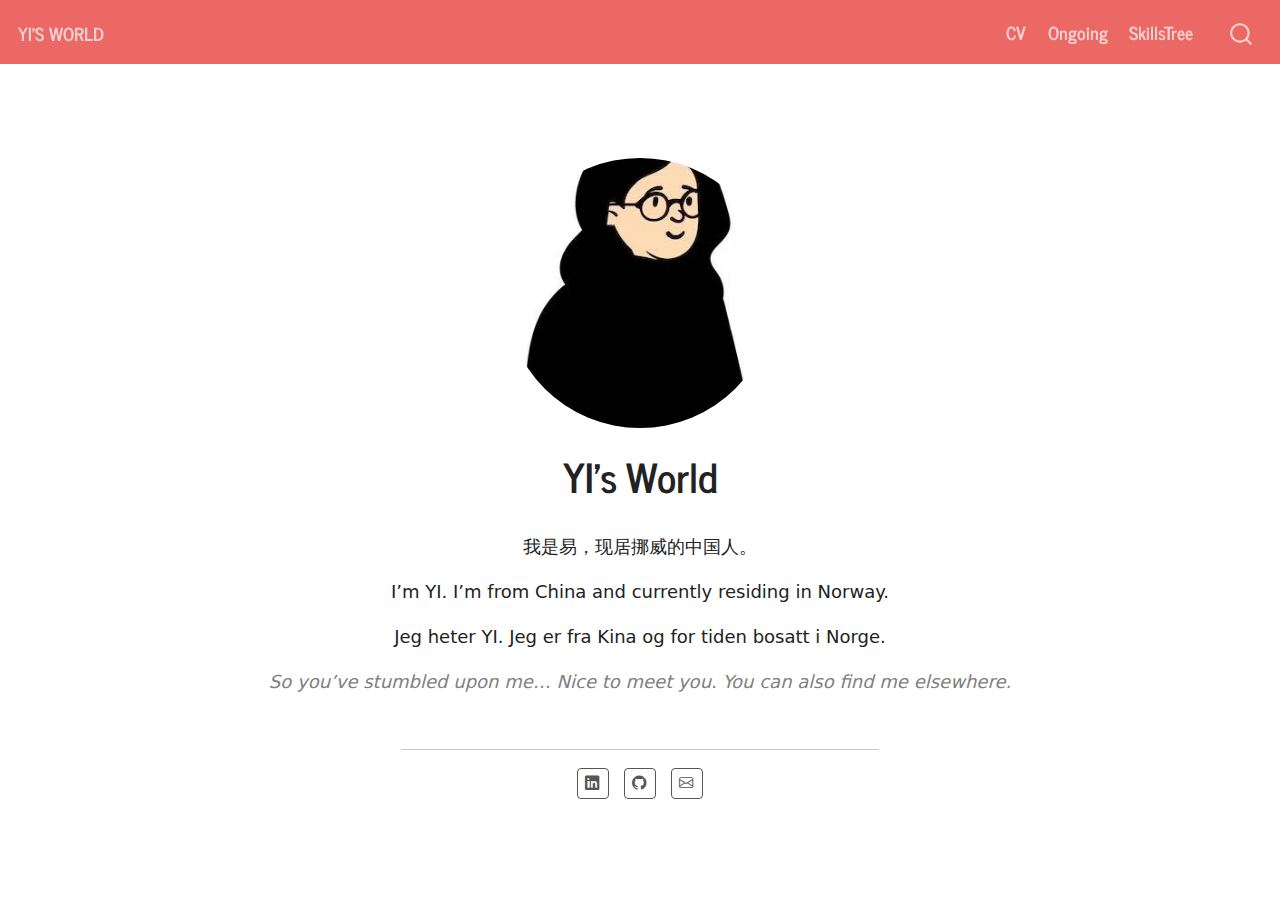
<file: docs/index.html>
<!DOCTYPE html>
<html xmlns="http://www.w3.org/1999/xhtml" lang="en" xml:lang="en"><head>

<meta charset="utf-8">
<meta name="generator" content="quarto-1.2.335">

<meta name="viewport" content="width=device-width, initial-scale=1.0, user-scalable=yes">


<title>Yi’s World - YI’s World</title>
<style>
code{white-space: pre-wrap;}
span.smallcaps{font-variant: small-caps;}
div.columns{display: flex; gap: min(4vw, 1.5em);}
div.column{flex: auto; overflow-x: auto;}
div.hanging-indent{margin-left: 1.5em; text-indent: -1.5em;}
ul.task-list{list-style: none;}
ul.task-list li input[type="checkbox"] {
  width: 0.8em;
  margin: 0 0.8em 0.2em -1.6em;
  vertical-align: middle;
}
</style>


<script src="site_libs/quarto-nav/quarto-nav.js"></script>
<script src="site_libs/quarto-nav/headroom.min.js"></script>
<script src="site_libs/clipboard/clipboard.min.js"></script>
<script src="site_libs/quarto-search/autocomplete.umd.js"></script>
<script src="site_libs/quarto-search/fuse.min.js"></script>
<script src="site_libs/quarto-search/quarto-search.js"></script>
<meta name="quarto:offset" content="./">
<script src="site_libs/quarto-html/quarto.js"></script>
<script src="site_libs/quarto-html/popper.min.js"></script>
<script src="site_libs/quarto-html/tippy.umd.min.js"></script>
<link href="site_libs/quarto-html/tippy.css" rel="stylesheet">
<link href="site_libs/quarto-html/quarto-syntax-highlighting.css" rel="stylesheet" id="quarto-text-highlighting-styles">
<script src="site_libs/bootstrap/bootstrap.min.js"></script>
<link href="site_libs/bootstrap/bootstrap-icons.css" rel="stylesheet">
<link href="site_libs/bootstrap/bootstrap.min.css" rel="stylesheet" id="quarto-bootstrap" data-mode="light">
<script id="quarto-search-options" type="application/json">{
  "location": "navbar",
  "copy-button": false,
  "collapse-after": 3,
  "panel-placement": "end",
  "type": "overlay",
  "limit": 20,
  "language": {
    "search-no-results-text": "No results",
    "search-matching-documents-text": "matching documents",
    "search-copy-link-title": "Copy link to search",
    "search-hide-matches-text": "Hide additional matches",
    "search-more-match-text": "more match in this document",
    "search-more-matches-text": "more matches in this document",
    "search-clear-button-title": "Clear",
    "search-detached-cancel-button-title": "Cancel",
    "search-submit-button-title": "Submit"
  }
}</script>


<link rel="stylesheet" href="styles.css">
</head>

<body class="nav-fixed fullcontent">

<div id="quarto-search-results"></div>
  <header id="quarto-header" class="headroom fixed-top">
    <nav class="navbar navbar-expand-lg navbar-dark ">
      <div class="navbar-container container-fluid">
      <div class="navbar-brand-container">
    <a class="navbar-brand" href="./index.html">
    <span class="navbar-title">Yi’s World</span>
    </a>
  </div>
          <button class="navbar-toggler" type="button" data-bs-toggle="collapse" data-bs-target="#navbarCollapse" aria-controls="navbarCollapse" aria-expanded="false" aria-label="Toggle navigation" onclick="if (window.quartoToggleHeadroom) { window.quartoToggleHeadroom(); }">
  <span class="navbar-toggler-icon"></span>
</button>
          <div class="collapse navbar-collapse" id="navbarCollapse">
            <ul class="navbar-nav navbar-nav-scroll ms-auto">
  <li class="nav-item">
    <a class="nav-link" href="./CV.html">
 <span class="menu-text">CV</span></a>
  </li>  
  <li class="nav-item">
    <a class="nav-link" href="./Working_On.html">
 <span class="menu-text">Ongoing</span></a>
  </li>  
  <li class="nav-item">
    <a class="nav-link" href="./SkillsTree.html">
 <span class="menu-text">SkillsTree</span></a>
  </li>  
</ul>
              <div id="quarto-search" class="" title="Search"></div>
          </div> <!-- /navcollapse -->
      </div> <!-- /container-fluid -->
    </nav>
</header>
<!-- content -->
<div id="quarto-content" class="quarto-container page-columns page-rows-contents page-layout-article page-navbar">
<!-- sidebar -->
<!-- margin-sidebar -->
    
<!-- main -->
<div class="quarto-about-jolla">
  <img src="Bust.jpg" class="about-image
  round " style="height: 15em; width: 15em;">
 <header id="title-block-header" class="quarto-title-block default">
<div class="quarto-title">
<h1 class="title">YI’s World</h1>
</div>
<div class="quarto-title-meta">
  </div>
</header><main class="content" id="quarto-document-content">
<p>我是易，现居挪威的中国人。</p>
<p>I’m YI. I’m from China and currently residing in Norway.</p>
<p>Jeg heter YI. Jeg er fra Kina og for tiden bosatt i Norge.</p>
<p><font color="gray"><em>So you’ve stumbled upon me… Nice to meet you. You can also find me elsewhere.</em></font></p>


</main> 
  <hr class="about-sep">
   <div class="about-links">
  <a href="https://www.linkedin.com/in/wendiyi" class="about-link">
    <i class="bi bi-linkedin"></i>
     <span class="about-link-text"></span>
  </a>
  <a href="https://github.com/windyyih" class="about-link">
    <i class="bi bi-github"></i>
     <span class="about-link-text"></span>
  </a>
  <a href="mailto:windyyih@outlook.com" class="about-link">
    <i class="bi bi-envelope"></i>
     <span class="about-link-text"></span>
  </a>
</div>
</div>
 <!-- /main -->
<script id="quarto-html-after-body" type="application/javascript">
window.document.addEventListener("DOMContentLoaded", function (event) {
  const toggleBodyColorMode = (bsSheetEl) => {
    const mode = bsSheetEl.getAttribute("data-mode");
    const bodyEl = window.document.querySelector("body");
    if (mode === "dark") {
      bodyEl.classList.add("quarto-dark");
      bodyEl.classList.remove("quarto-light");
    } else {
      bodyEl.classList.add("quarto-light");
      bodyEl.classList.remove("quarto-dark");
    }
  }
  const toggleBodyColorPrimary = () => {
    const bsSheetEl = window.document.querySelector("link#quarto-bootstrap");
    if (bsSheetEl) {
      toggleBodyColorMode(bsSheetEl);
    }
  }
  toggleBodyColorPrimary();  
  const clipboard = new window.ClipboardJS('.code-copy-button', {
    target: function(trigger) {
      return trigger.previousElementSibling;
    }
  });
  clipboard.on('success', function(e) {
    // button target
    const button = e.trigger;
    // don't keep focus
    button.blur();
    // flash "checked"
    button.classList.add('code-copy-button-checked');
    var currentTitle = button.getAttribute("title");
    button.setAttribute("title", "Copied!");
    let tooltip;
    if (window.bootstrap) {
      button.setAttribute("data-bs-toggle", "tooltip");
      button.setAttribute("data-bs-placement", "left");
      button.setAttribute("data-bs-title", "Copied!");
      tooltip = new bootstrap.Tooltip(button, 
        { trigger: "manual", 
          customClass: "code-copy-button-tooltip",
          offset: [0, -8]});
      tooltip.show();    
    }
    setTimeout(function() {
      if (tooltip) {
        tooltip.hide();
        button.removeAttribute("data-bs-title");
        button.removeAttribute("data-bs-toggle");
        button.removeAttribute("data-bs-placement");
      }
      button.setAttribute("title", currentTitle);
      button.classList.remove('code-copy-button-checked');
    }, 1000);
    // clear code selection
    e.clearSelection();
  });
  function tippyHover(el, contentFn) {
    const config = {
      allowHTML: true,
      content: contentFn,
      maxWidth: 500,
      delay: 100,
      arrow: false,
      appendTo: function(el) {
          return el.parentElement;
      },
      interactive: true,
      interactiveBorder: 10,
      theme: 'quarto',
      placement: 'bottom-start'
    };
    window.tippy(el, config); 
  }
  const noterefs = window.document.querySelectorAll('a[role="doc-noteref"]');
  for (var i=0; i<noterefs.length; i++) {
    const ref = noterefs[i];
    tippyHover(ref, function() {
      // use id or data attribute instead here
      let href = ref.getAttribute('data-footnote-href') || ref.getAttribute('href');
      try { href = new URL(href).hash; } catch {}
      const id = href.replace(/^#\/?/, "");
      const note = window.document.getElementById(id);
      return note.innerHTML;
    });
  }
  const findCites = (el) => {
    const parentEl = el.parentElement;
    if (parentEl) {
      const cites = parentEl.dataset.cites;
      if (cites) {
        return {
          el,
          cites: cites.split(' ')
        };
      } else {
        return findCites(el.parentElement)
      }
    } else {
      return undefined;
    }
  };
  var bibliorefs = window.document.querySelectorAll('a[role="doc-biblioref"]');
  for (var i=0; i<bibliorefs.length; i++) {
    const ref = bibliorefs[i];
    const citeInfo = findCites(ref);
    if (citeInfo) {
      tippyHover(citeInfo.el, function() {
        var popup = window.document.createElement('div');
        citeInfo.cites.forEach(function(cite) {
          var citeDiv = window.document.createElement('div');
          citeDiv.classList.add('hanging-indent');
          citeDiv.classList.add('csl-entry');
          var biblioDiv = window.document.getElementById('ref-' + cite);
          if (biblioDiv) {
            citeDiv.innerHTML = biblioDiv.innerHTML;
          }
          popup.appendChild(citeDiv);
        });
        return popup.innerHTML;
      });
    }
  }
});
</script>
</div> <!-- /content -->



</body></html>
</file>
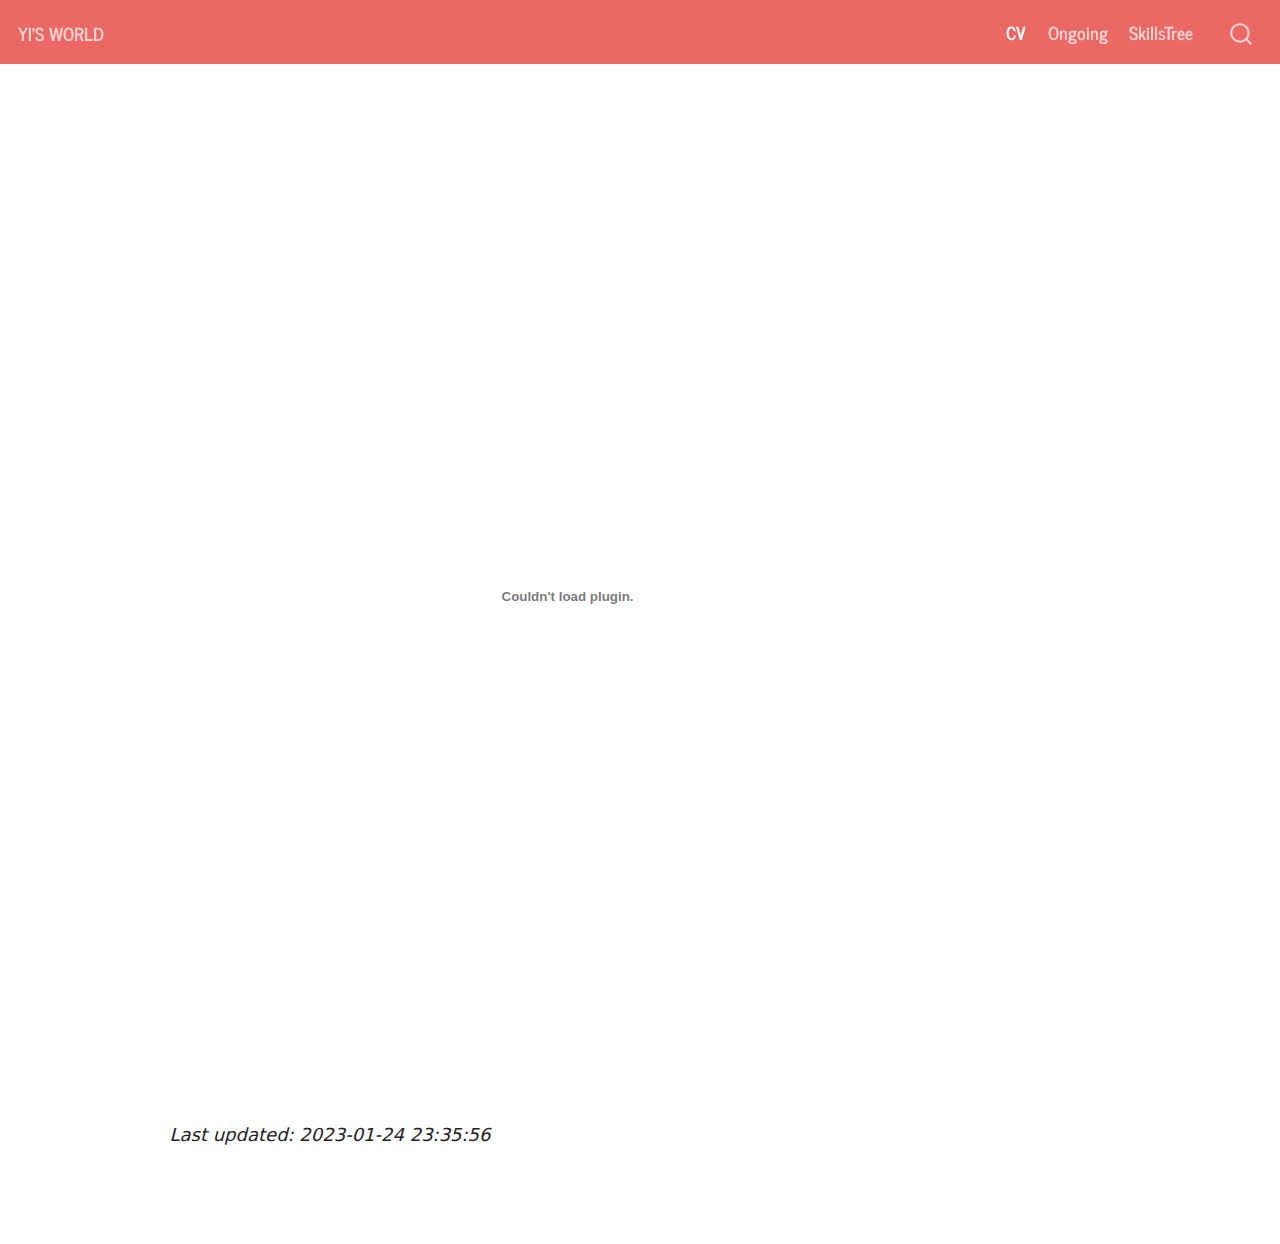
<file: docs/CV.html>
<!DOCTYPE html>
<html xmlns="http://www.w3.org/1999/xhtml" lang="en" xml:lang="en"><head>

<meta charset="utf-8">
<meta name="generator" content="quarto-1.2.335">

<meta name="viewport" content="width=device-width, initial-scale=1.0, user-scalable=yes">


<title>Yi’s World -</title>
<style>
code{white-space: pre-wrap;}
span.smallcaps{font-variant: small-caps;}
div.columns{display: flex; gap: min(4vw, 1.5em);}
div.column{flex: auto; overflow-x: auto;}
div.hanging-indent{margin-left: 1.5em; text-indent: -1.5em;}
ul.task-list{list-style: none;}
ul.task-list li input[type="checkbox"] {
  width: 0.8em;
  margin: 0 0.8em 0.2em -1.6em;
  vertical-align: middle;
}
</style>


<script src="site_libs/quarto-nav/quarto-nav.js"></script>
<script src="site_libs/quarto-nav/headroom.min.js"></script>
<script src="site_libs/clipboard/clipboard.min.js"></script>
<script src="site_libs/quarto-search/autocomplete.umd.js"></script>
<script src="site_libs/quarto-search/fuse.min.js"></script>
<script src="site_libs/quarto-search/quarto-search.js"></script>
<meta name="quarto:offset" content="./">
<script src="site_libs/quarto-html/quarto.js"></script>
<script src="site_libs/quarto-html/popper.min.js"></script>
<script src="site_libs/quarto-html/tippy.umd.min.js"></script>
<script src="site_libs/quarto-html/anchor.min.js"></script>
<link href="site_libs/quarto-html/tippy.css" rel="stylesheet">
<link href="site_libs/quarto-html/quarto-syntax-highlighting.css" rel="stylesheet" id="quarto-text-highlighting-styles">
<script src="site_libs/bootstrap/bootstrap.min.js"></script>
<link href="site_libs/bootstrap/bootstrap-icons.css" rel="stylesheet">
<link href="site_libs/bootstrap/bootstrap.min.css" rel="stylesheet" id="quarto-bootstrap" data-mode="light">
<script id="quarto-search-options" type="application/json">{
  "location": "navbar",
  "copy-button": false,
  "collapse-after": 3,
  "panel-placement": "end",
  "type": "overlay",
  "limit": 20,
  "language": {
    "search-no-results-text": "No results",
    "search-matching-documents-text": "matching documents",
    "search-copy-link-title": "Copy link to search",
    "search-hide-matches-text": "Hide additional matches",
    "search-more-match-text": "more match in this document",
    "search-more-matches-text": "more matches in this document",
    "search-clear-button-title": "Clear",
    "search-detached-cancel-button-title": "Cancel",
    "search-submit-button-title": "Submit"
  }
}</script>


<link rel="stylesheet" href="styles.css">
</head>

<body class="nav-fixed">

<div id="quarto-search-results"></div>
  <header id="quarto-header" class="headroom fixed-top">
    <nav class="navbar navbar-expand-lg navbar-dark ">
      <div class="navbar-container container-fluid">
      <div class="navbar-brand-container">
    <a class="navbar-brand" href="./index.html">
    <span class="navbar-title">Yi’s World</span>
    </a>
  </div>
          <button class="navbar-toggler" type="button" data-bs-toggle="collapse" data-bs-target="#navbarCollapse" aria-controls="navbarCollapse" aria-expanded="false" aria-label="Toggle navigation" onclick="if (window.quartoToggleHeadroom) { window.quartoToggleHeadroom(); }">
  <span class="navbar-toggler-icon"></span>
</button>
          <div class="collapse navbar-collapse" id="navbarCollapse">
            <ul class="navbar-nav navbar-nav-scroll ms-auto">
  <li class="nav-item">
    <a class="nav-link active" href="./CV.html" aria-current="page">
 <span class="menu-text">CV</span></a>
  </li>  
  <li class="nav-item">
    <a class="nav-link" href="./Working_On.html">
 <span class="menu-text">Ongoing</span></a>
  </li>  
  <li class="nav-item">
    <a class="nav-link" href="./SkillsTree.html">
 <span class="menu-text">SkillsTree</span></a>
  </li>  
</ul>
              <div id="quarto-search" class="" title="Search"></div>
          </div> <!-- /navcollapse -->
      </div> <!-- /container-fluid -->
    </nav>
</header>
<!-- content -->
<div id="quarto-content" class="quarto-container page-columns page-rows-contents page-layout-article page-navbar">
<!-- sidebar -->
<!-- margin-sidebar -->
    <div id="quarto-margin-sidebar" class="sidebar margin-sidebar">
        
    </div>
<!-- main -->
<main class="content" id="quarto-document-content">



<div class="cell">
<div class="cell-output-display">
<p><embed src="CV_Version_main.pdf" style="width:100.0%" height="1000"></p>
</div>
</div>
<div class="cell">

</div>
<p><em>Last updated: 2023-01-24 23:35:56</em></p>



</main> <!-- /main -->
<script id="quarto-html-after-body" type="application/javascript">
window.document.addEventListener("DOMContentLoaded", function (event) {
  const toggleBodyColorMode = (bsSheetEl) => {
    const mode = bsSheetEl.getAttribute("data-mode");
    const bodyEl = window.document.querySelector("body");
    if (mode === "dark") {
      bodyEl.classList.add("quarto-dark");
      bodyEl.classList.remove("quarto-light");
    } else {
      bodyEl.classList.add("quarto-light");
      bodyEl.classList.remove("quarto-dark");
    }
  }
  const toggleBodyColorPrimary = () => {
    const bsSheetEl = window.document.querySelector("link#quarto-bootstrap");
    if (bsSheetEl) {
      toggleBodyColorMode(bsSheetEl);
    }
  }
  toggleBodyColorPrimary();  
  const icon = "";
  const anchorJS = new window.AnchorJS();
  anchorJS.options = {
    placement: 'right',
    icon: icon
  };
  anchorJS.add('.anchored');
  const clipboard = new window.ClipboardJS('.code-copy-button', {
    target: function(trigger) {
      return trigger.previousElementSibling;
    }
  });
  clipboard.on('success', function(e) {
    // button target
    const button = e.trigger;
    // don't keep focus
    button.blur();
    // flash "checked"
    button.classList.add('code-copy-button-checked');
    var currentTitle = button.getAttribute("title");
    button.setAttribute("title", "Copied!");
    let tooltip;
    if (window.bootstrap) {
      button.setAttribute("data-bs-toggle", "tooltip");
      button.setAttribute("data-bs-placement", "left");
      button.setAttribute("data-bs-title", "Copied!");
      tooltip = new bootstrap.Tooltip(button, 
        { trigger: "manual", 
          customClass: "code-copy-button-tooltip",
          offset: [0, -8]});
      tooltip.show();    
    }
    setTimeout(function() {
      if (tooltip) {
        tooltip.hide();
        button.removeAttribute("data-bs-title");
        button.removeAttribute("data-bs-toggle");
        button.removeAttribute("data-bs-placement");
      }
      button.setAttribute("title", currentTitle);
      button.classList.remove('code-copy-button-checked');
    }, 1000);
    // clear code selection
    e.clearSelection();
  });
  function tippyHover(el, contentFn) {
    const config = {
      allowHTML: true,
      content: contentFn,
      maxWidth: 500,
      delay: 100,
      arrow: false,
      appendTo: function(el) {
          return el.parentElement;
      },
      interactive: true,
      interactiveBorder: 10,
      theme: 'quarto',
      placement: 'bottom-start'
    };
    window.tippy(el, config); 
  }
  const noterefs = window.document.querySelectorAll('a[role="doc-noteref"]');
  for (var i=0; i<noterefs.length; i++) {
    const ref = noterefs[i];
    tippyHover(ref, function() {
      // use id or data attribute instead here
      let href = ref.getAttribute('data-footnote-href') || ref.getAttribute('href');
      try { href = new URL(href).hash; } catch {}
      const id = href.replace(/^#\/?/, "");
      const note = window.document.getElementById(id);
      return note.innerHTML;
    });
  }
  const findCites = (el) => {
    const parentEl = el.parentElement;
    if (parentEl) {
      const cites = parentEl.dataset.cites;
      if (cites) {
        return {
          el,
          cites: cites.split(' ')
        };
      } else {
        return findCites(el.parentElement)
      }
    } else {
      return undefined;
    }
  };
  var bibliorefs = window.document.querySelectorAll('a[role="doc-biblioref"]');
  for (var i=0; i<bibliorefs.length; i++) {
    const ref = bibliorefs[i];
    const citeInfo = findCites(ref);
    if (citeInfo) {
      tippyHover(citeInfo.el, function() {
        var popup = window.document.createElement('div');
        citeInfo.cites.forEach(function(cite) {
          var citeDiv = window.document.createElement('div');
          citeDiv.classList.add('hanging-indent');
          citeDiv.classList.add('csl-entry');
          var biblioDiv = window.document.getElementById('ref-' + cite);
          if (biblioDiv) {
            citeDiv.innerHTML = biblioDiv.innerHTML;
          }
          popup.appendChild(citeDiv);
        });
        return popup.innerHTML;
      });
    }
  }
});
</script>
</div> <!-- /content -->



</body></html>
</file>
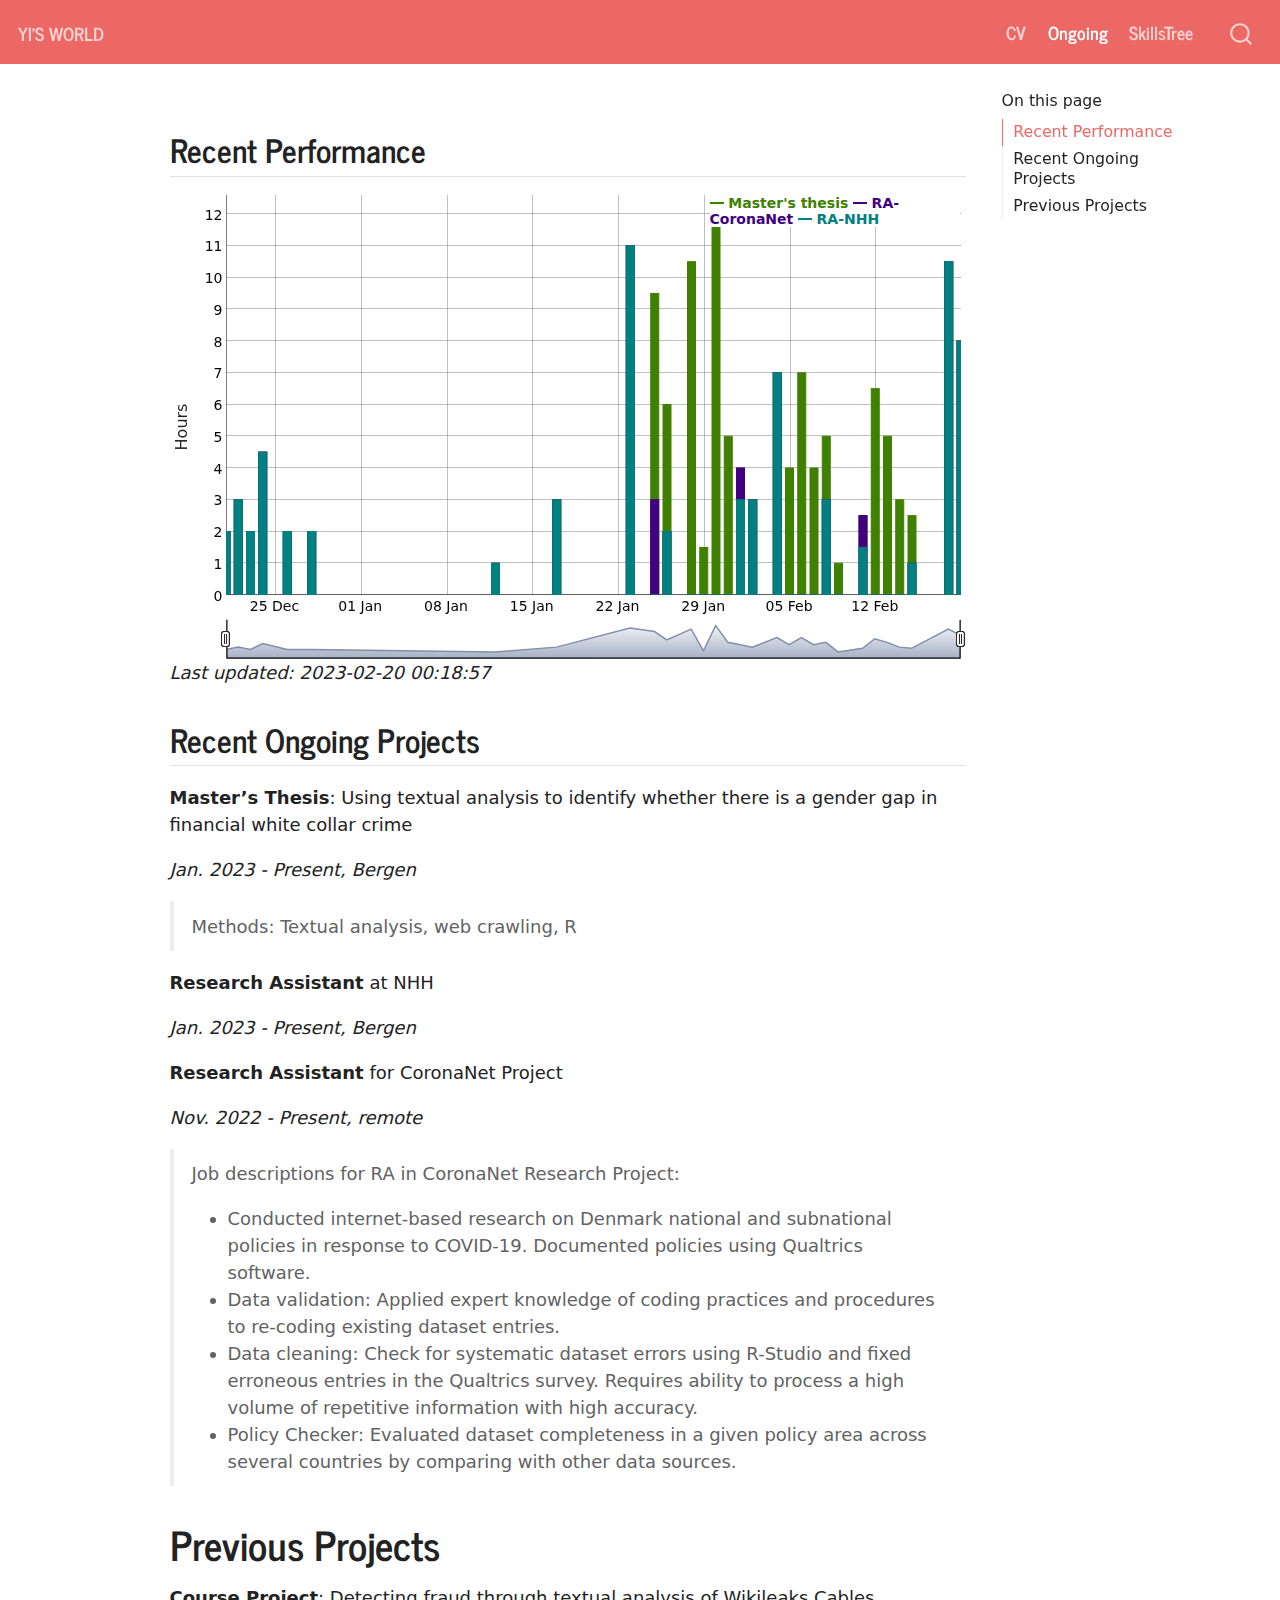
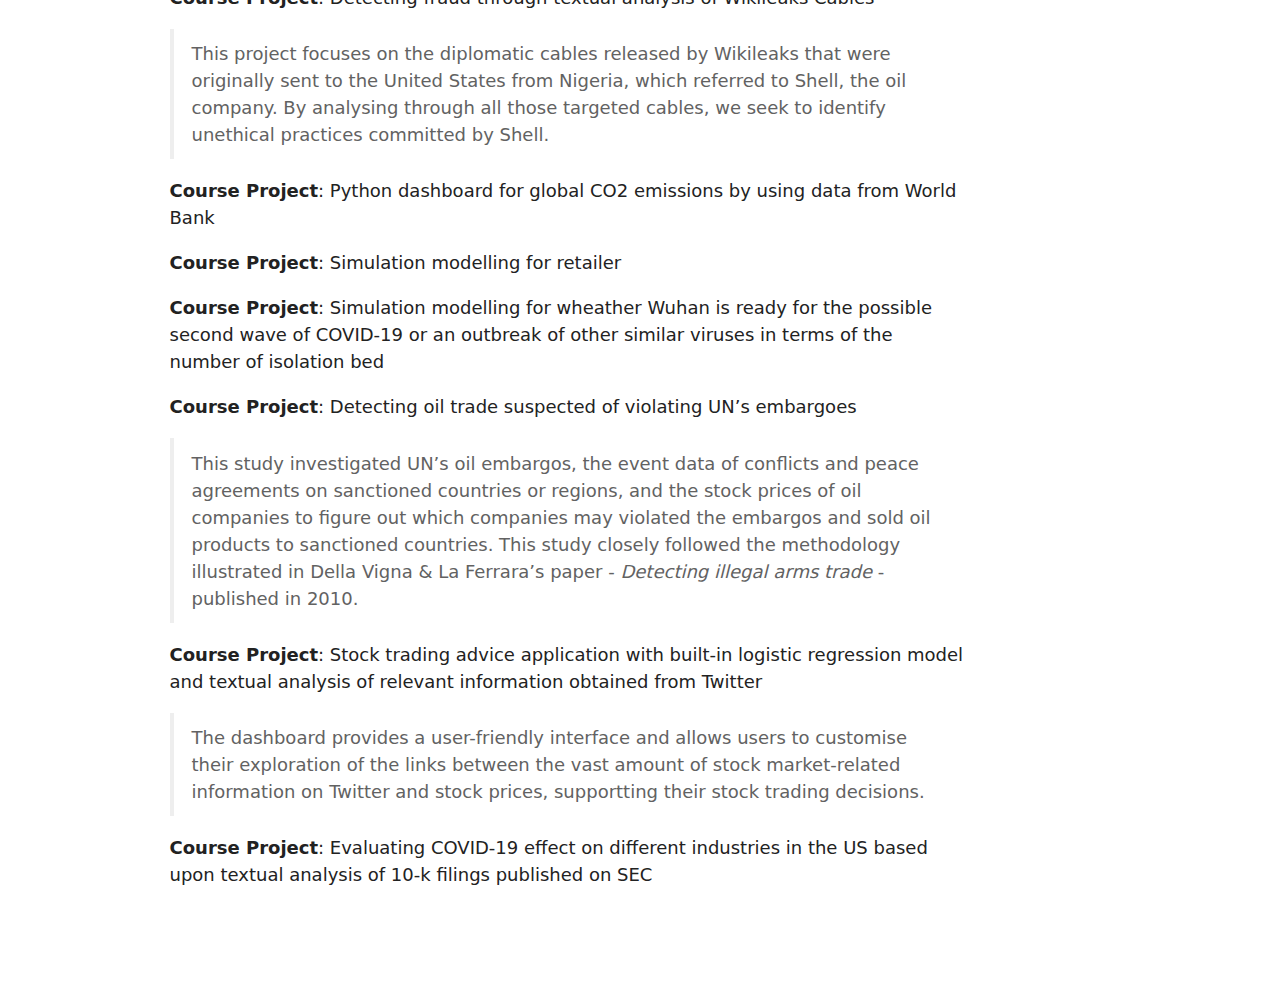
<file: docs/Working_On.html>
<!DOCTYPE html>
<html xmlns="http://www.w3.org/1999/xhtml" lang="en" xml:lang="en"><head>

<meta charset="utf-8">
<meta name="generator" content="quarto-1.2.335">

<meta name="viewport" content="width=device-width, initial-scale=1.0, user-scalable=yes">


<title>Yi’s World -</title>
<style>
code{white-space: pre-wrap;}
span.smallcaps{font-variant: small-caps;}
div.columns{display: flex; gap: min(4vw, 1.5em);}
div.column{flex: auto; overflow-x: auto;}
div.hanging-indent{margin-left: 1.5em; text-indent: -1.5em;}
ul.task-list{list-style: none;}
ul.task-list li input[type="checkbox"] {
  width: 0.8em;
  margin: 0 0.8em 0.2em -1.6em;
  vertical-align: middle;
}
</style>


<script src="site_libs/quarto-nav/quarto-nav.js"></script>
<script src="site_libs/quarto-nav/headroom.min.js"></script>
<script src="site_libs/clipboard/clipboard.min.js"></script>
<script src="site_libs/quarto-search/autocomplete.umd.js"></script>
<script src="site_libs/quarto-search/fuse.min.js"></script>
<script src="site_libs/quarto-search/quarto-search.js"></script>
<meta name="quarto:offset" content="./">
<script src="site_libs/quarto-html/quarto.js"></script>
<script src="site_libs/quarto-html/popper.min.js"></script>
<script src="site_libs/quarto-html/tippy.umd.min.js"></script>
<script src="site_libs/quarto-html/anchor.min.js"></script>
<link href="site_libs/quarto-html/tippy.css" rel="stylesheet">
<link href="site_libs/quarto-html/quarto-syntax-highlighting.css" rel="stylesheet" id="quarto-text-highlighting-styles">
<script src="site_libs/bootstrap/bootstrap.min.js"></script>
<link href="site_libs/bootstrap/bootstrap-icons.css" rel="stylesheet">
<link href="site_libs/bootstrap/bootstrap.min.css" rel="stylesheet" id="quarto-bootstrap" data-mode="light">
<script id="quarto-search-options" type="application/json">{
  "location": "navbar",
  "copy-button": false,
  "collapse-after": 3,
  "panel-placement": "end",
  "type": "overlay",
  "limit": 20,
  "language": {
    "search-no-results-text": "No results",
    "search-matching-documents-text": "matching documents",
    "search-copy-link-title": "Copy link to search",
    "search-hide-matches-text": "Hide additional matches",
    "search-more-match-text": "more match in this document",
    "search-more-matches-text": "more matches in this document",
    "search-clear-button-title": "Clear",
    "search-detached-cancel-button-title": "Cancel",
    "search-submit-button-title": "Submit"
  }
}</script>
<script src="site_libs/htmlwidgets-1.5.4/htmlwidgets.js"></script>
<script src="site_libs/jquery-1.11.1/jquery.min.js"></script>
<link href="site_libs/dygraphs-1.1.1/dygraph.css" rel="stylesheet">
<script src="site_libs/dygraphs-1.1.1/dygraph-combined.js"></script>
<script src="site_libs/dygraphs-1.1.1/shapes.js"></script>
<script src="site_libs/moment-2.8.4/moment.js"></script>
<script src="site_libs/moment-timezone-0.2.5/moment-timezone-with-data.js"></script>
<script src="site_libs/moment-fquarter-1.0.0/moment-fquarter.min.js"></script>
<script src="site_libs/dygraphs-binding-1.1.1.6/dygraphs.js"></script>
<script src="site_libs/Dygraph.Plotters.StackedBarChart-1.0/stackedbarchart.js"></script>


<link rel="stylesheet" href="styles.css">
</head>

<body class="nav-fixed">

<div id="quarto-search-results"></div>
  <header id="quarto-header" class="headroom fixed-top">
    <nav class="navbar navbar-expand-lg navbar-dark ">
      <div class="navbar-container container-fluid">
      <div class="navbar-brand-container">
    <a class="navbar-brand" href="./index.html">
    <span class="navbar-title">Yi’s World</span>
    </a>
  </div>
          <button class="navbar-toggler" type="button" data-bs-toggle="collapse" data-bs-target="#navbarCollapse" aria-controls="navbarCollapse" aria-expanded="false" aria-label="Toggle navigation" onclick="if (window.quartoToggleHeadroom) { window.quartoToggleHeadroom(); }">
  <span class="navbar-toggler-icon"></span>
</button>
          <div class="collapse navbar-collapse" id="navbarCollapse">
            <ul class="navbar-nav navbar-nav-scroll ms-auto">
  <li class="nav-item">
    <a class="nav-link" href="./CV.html">
 <span class="menu-text">CV</span></a>
  </li>  
  <li class="nav-item">
    <a class="nav-link active" href="./Working_On.html" aria-current="page">
 <span class="menu-text">Ongoing</span></a>
  </li>  
  <li class="nav-item">
    <a class="nav-link" href="./SkillsTree.html">
 <span class="menu-text">SkillsTree</span></a>
  </li>  
</ul>
              <div id="quarto-search" class="" title="Search"></div>
          </div> <!-- /navcollapse -->
      </div> <!-- /container-fluid -->
    </nav>
</header>
<!-- content -->
<div id="quarto-content" class="quarto-container page-columns page-rows-contents page-layout-article page-navbar">
<!-- sidebar -->
<!-- margin-sidebar -->
    <div id="quarto-margin-sidebar" class="sidebar margin-sidebar">
        <nav id="TOC" role="doc-toc" class="toc-active">
    <h2 id="toc-title">On this page</h2>
   
  <ul>
  <li><a href="#recent-performance" id="toc-recent-performance" class="nav-link active" data-scroll-target="#recent-performance">Recent Performance</a></li>
  <li><a href="#recent-ongoing-projects" id="toc-recent-ongoing-projects" class="nav-link" data-scroll-target="#recent-ongoing-projects">Recent Ongoing Projects</a></li>
  <li><a href="#previous-projects" id="toc-previous-projects" class="nav-link" data-scroll-target="#previous-projects">Previous Projects</a></li>
  </ul>
</nav>
    </div>
<!-- main -->
<main class="content" id="quarto-document-content">



<section id="recent-performance" class="level2">
<h2 class="anchored" data-anchor-id="recent-performance">Recent Performance</h2>
<div class="cell" data-paged.print="false">
<div class="cell-output-display">
<div id="htmlwidget-798b8bdb1e621d4bd8f8" style="width:100%;height:464px;" class="dygraphs html-widget"></div>
<script type="application/json" data-for="htmlwidget-798b8bdb1e621d4bd8f8">{"x":{"attrs":{"axes":{"x":{"pixelsPerLabel":60},"y":{"valueRange":[0,12.6]}},"labels":["day","Master's thesis","RA-CoronaNet","RA-NHH"],"legend":"auto","retainDateWindow":false,"showRangeSelector":true,"rangeSelectorHeight":40,"rangeSelectorPlotFillColor":" #A7B1C4","rangeSelectorPlotStrokeColor":"#808FAB","interactionModel":"Dygraph.Interaction.defaultModel","ylabel":"Hours"},"scale":"daily","annotations":[],"shadings":[],"events":[],"format":"date","data":[["2022-12-21T00:00:00.000Z","2022-12-22T00:00:00.000Z","2022-12-23T00:00:00.000Z","2022-12-24T00:00:00.000Z","2022-12-26T00:00:00.000Z","2022-12-28T00:00:00.000Z","2023-01-12T00:00:00.000Z","2023-01-17T00:00:00.000Z","2023-01-23T00:00:00.000Z","2023-01-25T00:00:00.000Z","2023-01-26T00:00:00.000Z","2023-01-28T00:00:00.000Z","2023-01-29T00:00:00.000Z","2023-01-30T00:00:00.000Z","2023-01-31T00:00:00.000Z","2023-02-01T00:00:00.000Z","2023-02-02T00:00:00.000Z","2023-02-04T00:00:00.000Z","2023-02-05T00:00:00.000Z","2023-02-06T00:00:00.000Z","2023-02-07T00:00:00.000Z","2023-02-08T00:00:00.000Z","2023-02-09T00:00:00.000Z","2023-02-11T00:00:00.000Z","2023-02-12T00:00:00.000Z","2023-02-13T00:00:00.000Z","2023-02-14T00:00:00.000Z","2023-02-15T00:00:00.000Z","2023-02-18T00:00:00.000Z","2023-02-19T00:00:00.000Z"],[0,0,0,0,0,0,0,0,0,6.5,4,10.5,1.5,12,5,0,0,0,4,7,4,2,1,0,6.5,5,3,1.5,0,0],[0,0,0,0,0,0,0,0,0,3,0,0,0,0,0,1,0,0,0,0,0,0,0,1,0,0,0,0,0,0],[2,3,2,4.5,2,2,1,3,11,0,2,0,0,0,0,3,3,7,0,0,0,3,0,1.5,0,0,0,1,10.5,8]],"plotter":"StackedBarChart"},"evals":["attrs.interactionModel"],"jsHooks":[]}</script>
</div>
</div>
<div class="cell">

</div>
<p><em>Last updated: 2023-02-20 00:18:57</em></p>
</section>
<section id="recent-ongoing-projects" class="level2">
<h2 class="anchored" data-anchor-id="recent-ongoing-projects">Recent Ongoing Projects</h2>
<p><strong>Master’s Thesis</strong>: Using textual analysis to identify whether there is a gender gap in financial white collar crime</p>
<p><em>Jan.&nbsp;2023 - Present, Bergen</em></p>
<blockquote class="blockquote">
<p>Methods: Textual analysis, web crawling, R</p>
</blockquote>
<p><strong>Research Assistant</strong> at NHH</p>
<p><em>Jan.&nbsp;2023 - Present, Bergen</em></p>
<p><strong>Research Assistant</strong> for CoronaNet Project</p>
<p><em>Nov.&nbsp;2022 - Present, remote</em></p>
<blockquote class="blockquote">
<p>Job descriptions for RA in CoronaNet Research Project:</p>
<ul>
<li><p>Conducted internet-based research on Denmark national and subnational policies in response to COVID-19. Documented policies using Qualtrics software.</p></li>
<li><p>Data validation: Applied expert knowledge of coding practices and procedures to re-coding existing dataset entries.</p></li>
<li><p>Data cleaning: Check for systematic dataset errors using R-Studio and fixed erroneous entries in the Qualtrics survey. Requires ability to process a high volume of repetitive information with high accuracy.</p></li>
<li><p>Policy Checker: Evaluated dataset completeness in a given policy area across several countries by comparing with other data sources.</p></li>
</ul>
</blockquote>
</section>
<section id="previous-projects" class="level1">
<h1>Previous Projects</h1>
<p><strong>Course Project</strong>: Detecting fraud through textual analysis of Wikileaks Cables</p>
<blockquote class="blockquote">
<p>This project focuses on the diplomatic cables released by Wikileaks that were originally sent to the United States from Nigeria, which referred to Shell, the oil company. By analysing through all those targeted cables, we seek to identify unethical practices committed by Shell.</p>
</blockquote>
<p><strong>Course Project</strong>: Python dashboard for global CO2 emissions by using data from World Bank</p>
<p><strong>Course Project</strong>: Simulation modelling for retailer</p>
<p><strong>Course Project</strong>: Simulation modelling for wheather Wuhan is ready for the possible second wave of COVID-19 or an outbreak of other similar viruses in terms of the number of isolation bed</p>
<p><strong>Course Project</strong>: Detecting oil trade suspected of violating UN’s embargoes</p>
<blockquote class="blockquote">
<p>This study investigated UN’s oil embargos, the event data of conflicts and peace agreements on sanctioned countries or regions, and the stock prices of oil companies to figure out which companies may violated the embargos and sold oil products to sanctioned countries. This study closely followed the methodology illustrated in Della Vigna &amp; La Ferrara’s paper - <em>Detecting illegal arms trade</em> - published in 2010.</p>
</blockquote>
<p><strong>Course Project</strong>: Stock trading advice application with built-in logistic regression model and textual analysis of relevant information obtained from Twitter</p>
<blockquote class="blockquote">
<p>The dashboard provides a user-friendly interface and allows users to customise their exploration of the links between the vast amount of stock market-related information on Twitter and stock prices, supportting their stock trading decisions.</p>
</blockquote>
<p><strong>Course Project</strong>: Evaluating COVID-19 effect on different industries in the US based upon textual analysis of 10-k filings published on SEC</p>


</section>

</main> <!-- /main -->
<script id="quarto-html-after-body" type="application/javascript">
window.document.addEventListener("DOMContentLoaded", function (event) {
  const toggleBodyColorMode = (bsSheetEl) => {
    const mode = bsSheetEl.getAttribute("data-mode");
    const bodyEl = window.document.querySelector("body");
    if (mode === "dark") {
      bodyEl.classList.add("quarto-dark");
      bodyEl.classList.remove("quarto-light");
    } else {
      bodyEl.classList.add("quarto-light");
      bodyEl.classList.remove("quarto-dark");
    }
  }
  const toggleBodyColorPrimary = () => {
    const bsSheetEl = window.document.querySelector("link#quarto-bootstrap");
    if (bsSheetEl) {
      toggleBodyColorMode(bsSheetEl);
    }
  }
  toggleBodyColorPrimary();  
  const icon = "";
  const anchorJS = new window.AnchorJS();
  anchorJS.options = {
    placement: 'right',
    icon: icon
  };
  anchorJS.add('.anchored');
  const clipboard = new window.ClipboardJS('.code-copy-button', {
    target: function(trigger) {
      return trigger.previousElementSibling;
    }
  });
  clipboard.on('success', function(e) {
    // button target
    const button = e.trigger;
    // don't keep focus
    button.blur();
    // flash "checked"
    button.classList.add('code-copy-button-checked');
    var currentTitle = button.getAttribute("title");
    button.setAttribute("title", "Copied!");
    let tooltip;
    if (window.bootstrap) {
      button.setAttribute("data-bs-toggle", "tooltip");
      button.setAttribute("data-bs-placement", "left");
      button.setAttribute("data-bs-title", "Copied!");
      tooltip = new bootstrap.Tooltip(button, 
        { trigger: "manual", 
          customClass: "code-copy-button-tooltip",
          offset: [0, -8]});
      tooltip.show();    
    }
    setTimeout(function() {
      if (tooltip) {
        tooltip.hide();
        button.removeAttribute("data-bs-title");
        button.removeAttribute("data-bs-toggle");
        button.removeAttribute("data-bs-placement");
      }
      button.setAttribute("title", currentTitle);
      button.classList.remove('code-copy-button-checked');
    }, 1000);
    // clear code selection
    e.clearSelection();
  });
  function tippyHover(el, contentFn) {
    const config = {
      allowHTML: true,
      content: contentFn,
      maxWidth: 500,
      delay: 100,
      arrow: false,
      appendTo: function(el) {
          return el.parentElement;
      },
      interactive: true,
      interactiveBorder: 10,
      theme: 'quarto',
      placement: 'bottom-start'
    };
    window.tippy(el, config); 
  }
  const noterefs = window.document.querySelectorAll('a[role="doc-noteref"]');
  for (var i=0; i<noterefs.length; i++) {
    const ref = noterefs[i];
    tippyHover(ref, function() {
      // use id or data attribute instead here
      let href = ref.getAttribute('data-footnote-href') || ref.getAttribute('href');
      try { href = new URL(href).hash; } catch {}
      const id = href.replace(/^#\/?/, "");
      const note = window.document.getElementById(id);
      return note.innerHTML;
    });
  }
  const findCites = (el) => {
    const parentEl = el.parentElement;
    if (parentEl) {
      const cites = parentEl.dataset.cites;
      if (cites) {
        return {
          el,
          cites: cites.split(' ')
        };
      } else {
        return findCites(el.parentElement)
      }
    } else {
      return undefined;
    }
  };
  var bibliorefs = window.document.querySelectorAll('a[role="doc-biblioref"]');
  for (var i=0; i<bibliorefs.length; i++) {
    const ref = bibliorefs[i];
    const citeInfo = findCites(ref);
    if (citeInfo) {
      tippyHover(citeInfo.el, function() {
        var popup = window.document.createElement('div');
        citeInfo.cites.forEach(function(cite) {
          var citeDiv = window.document.createElement('div');
          citeDiv.classList.add('hanging-indent');
          citeDiv.classList.add('csl-entry');
          var biblioDiv = window.document.getElementById('ref-' + cite);
          if (biblioDiv) {
            citeDiv.innerHTML = biblioDiv.innerHTML;
          }
          popup.appendChild(citeDiv);
        });
        return popup.innerHTML;
      });
    }
  }
});
</script>
</div> <!-- /content -->



</body></html>
</file>
<file: docs/site_libs/quarto-html/tippy.css>
.tippy-box[data-animation=fade][data-state=hidden]{opacity:0}[data-tippy-root]{max-width:calc(100vw - 10px)}.tippy-box{position:relative;background-color:#333;color:#fff;border-radius:4px;font-size:14px;line-height:1.4;white-space:normal;outline:0;transition-property:transform,visibility,opacity}.tippy-box[data-placement^=top]>.tippy-arrow{bottom:0}.tippy-box[data-placement^=top]>.tippy-arrow:before{bottom:-7px;left:0;border-width:8px 8px 0;border-top-color:initial;transform-origin:center top}.tippy-box[data-placement^=bottom]>.tippy-arrow{top:0}.tippy-box[data-placement^=bottom]>.tippy-arrow:before{top:-7px;left:0;border-width:0 8px 8px;border-bottom-color:initial;transform-origin:center bottom}.tippy-box[data-placement^=left]>.tippy-arrow{right:0}.tippy-box[data-placement^=left]>.tippy-arrow:before{border-width:8px 0 8px 8px;border-left-color:initial;right:-7px;transform-origin:center left}.tippy-box[data-placement^=right]>.tippy-arrow{left:0}.tippy-box[data-placement^=right]>.tippy-arrow:before{left:-7px;border-width:8px 8px 8px 0;border-right-color:initial;transform-origin:center right}.tippy-box[data-inertia][data-state=visible]{transition-timing-function:cubic-bezier(.54,1.5,.38,1.11)}.tippy-arrow{width:16px;height:16px;color:#333}.tippy-arrow:before{content:"";position:absolute;border-color:transparent;border-style:solid}.tippy-content{position:relative;padding:5px 9px;z-index:1}
</file>
<file: docs/site_libs/quarto-html/quarto-syntax-highlighting.css>
/* quarto syntax highlight colors */
:root {
  --quarto-hl-ot-color: #003B4F;
  --quarto-hl-at-color: #657422;
  --quarto-hl-ss-color: #20794D;
  --quarto-hl-an-color: #5E5E5E;
  --quarto-hl-fu-color: #4758AB;
  --quarto-hl-st-color: #20794D;
  --quarto-hl-cf-color: #003B4F;
  --quarto-hl-op-color: #5E5E5E;
  --quarto-hl-er-color: #AD0000;
  --quarto-hl-bn-color: #AD0000;
  --quarto-hl-al-color: #AD0000;
  --quarto-hl-va-color: #111111;
  --quarto-hl-bu-color: inherit;
  --quarto-hl-ex-color: inherit;
  --quarto-hl-pp-color: #AD0000;
  --quarto-hl-in-color: #5E5E5E;
  --quarto-hl-vs-color: #20794D;
  --quarto-hl-wa-color: #5E5E5E;
  --quarto-hl-do-color: #5E5E5E;
  --quarto-hl-im-color: #00769E;
  --quarto-hl-ch-color: #20794D;
  --quarto-hl-dt-color: #AD0000;
  --quarto-hl-fl-color: #AD0000;
  --quarto-hl-co-color: #5E5E5E;
  --quarto-hl-cv-color: #5E5E5E;
  --quarto-hl-cn-color: #8f5902;
  --quarto-hl-sc-color: #5E5E5E;
  --quarto-hl-dv-color: #AD0000;
  --quarto-hl-kw-color: #003B4F;
}

/* other quarto variables */
:root {
  --quarto-font-monospace: SFMono-Regular, Menlo, Monaco, Consolas, "Liberation Mono", "Courier New", monospace;
}

pre > code.sourceCode > span {
  color: #003B4F;
}

code span {
  color: #003B4F;
}

code.sourceCode > span {
  color: #003B4F;
}

div.sourceCode,
div.sourceCode pre.sourceCode {
  color: #003B4F;
}

code span.ot {
  color: #003B4F;
}

code span.at {
  color: #657422;
}

code span.ss {
  color: #20794D;
}

code span.an {
  color: #5E5E5E;
}

code span.fu {
  color: #4758AB;
}

code span.st {
  color: #20794D;
}

code span.cf {
  color: #003B4F;
}

code span.op {
  color: #5E5E5E;
}

code span.er {
  color: #AD0000;
}

code span.bn {
  color: #AD0000;
}

code span.al {
  color: #AD0000;
}

code span.va {
  color: #111111;
}

code span.pp {
  color: #AD0000;
}

code span.in {
  color: #5E5E5E;
}

code span.vs {
  color: #20794D;
}

code span.wa {
  color: #5E5E5E;
  font-style: italic;
}

code span.do {
  color: #5E5E5E;
  font-style: italic;
}

code span.im {
  color: #00769E;
}

code span.ch {
  color: #20794D;
}

code span.dt {
  color: #AD0000;
}

code span.fl {
  color: #AD0000;
}

code span.co {
  color: #5E5E5E;
}

code span.cv {
  color: #5E5E5E;
  font-style: italic;
}

code span.cn {
  color: #8f5902;
}

code span.sc {
  color: #5E5E5E;
}

code span.dv {
  color: #AD0000;
}

code span.kw {
  color: #003B4F;
}

.prevent-inlining {
  content: "</";
}

/*# sourceMappingURL=debc5d5d77c3f9108843748ff7464032.css.map */
</file>
<file: docs/styles.css>
/* css styles */
</file>
<file: docs/site_libs/dygraphs-1.1.1/dygraph.css>
div .dygraphs input[type="text"] {
  width: 25px;
}

div .qt .dygraph-axis-label {
  font-size: 11px;
}
</file>
